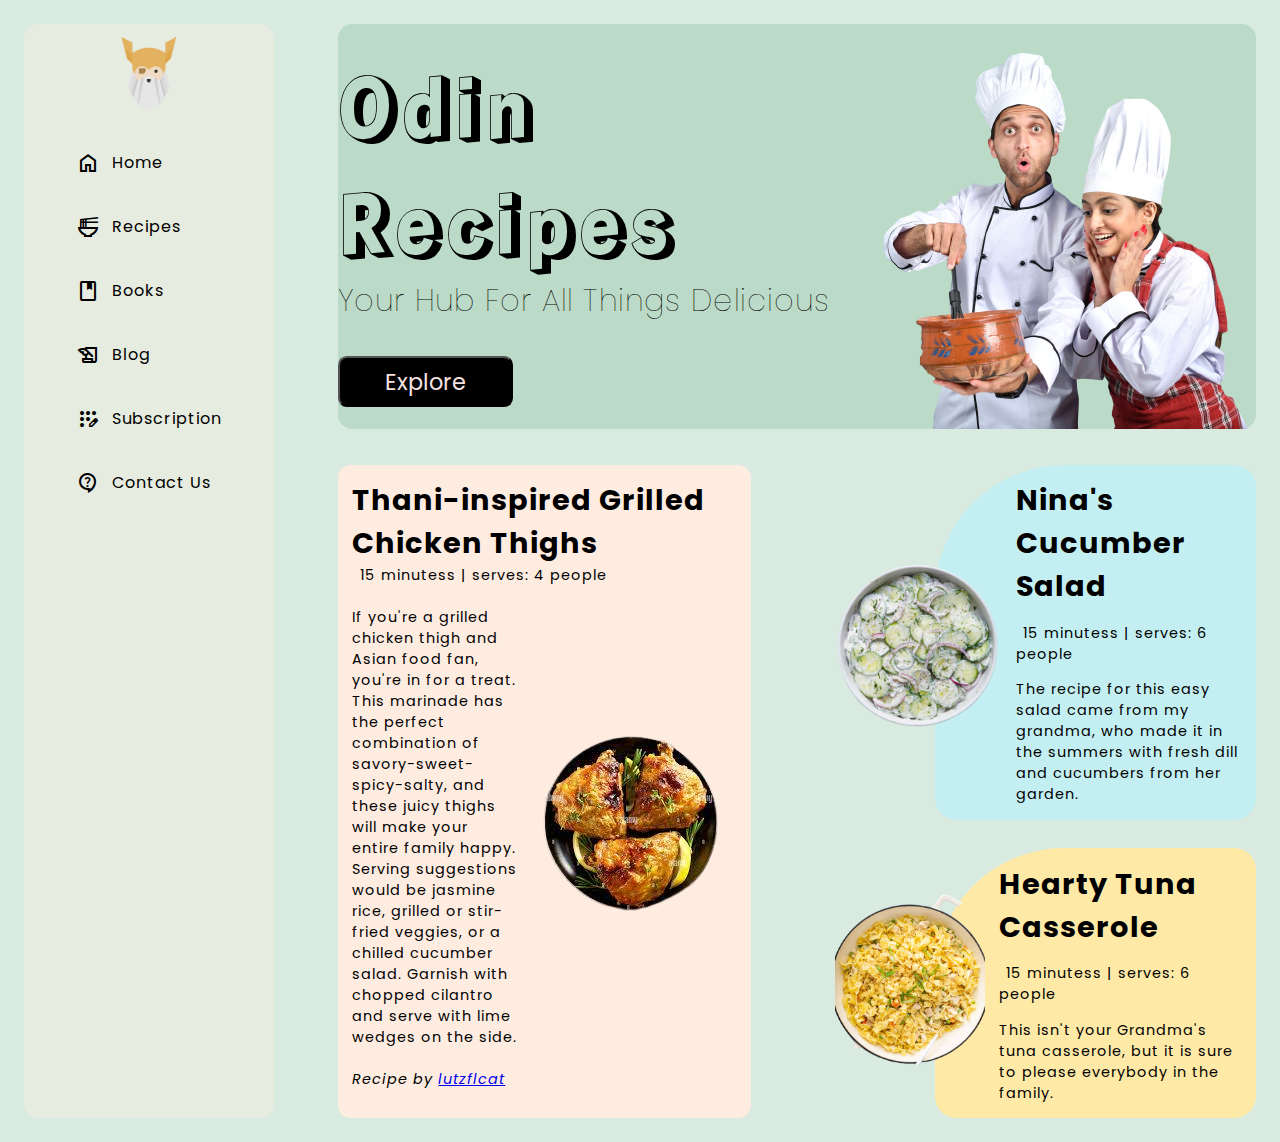
<file: index.html>
<!DOCTYPE html>
<html lang="en">
  <head>
    <meta charset="UTF-8" />
    <meta http-equiv="X-UA-Compatible" content="IE=edge" />
    <meta name="viewport" content="width=device-width, initial-scale=1.0" />
    <link rel="stylesheet" href="style.css" />
    <link rel="preconnect" href="https://fonts.googleapis.com" />
    <link rel="preconnect" href="https://fonts.gstatic.com" crossorigin />
    <link
      href="https://fonts.googleapis.com/css2?family=Poppins:wght@400;700&display=swap"
      rel="stylesheet"
    />
    <link rel="preconnect" href="https://fonts.googleapis.com" />
    <link rel="preconnect" href="https://fonts.gstatic.com" crossorigin />
    <link
      href="https://fonts.googleapis.com/css2?family=Rampart+One&display=swap"
      rel="stylesheet"
    />
    <link
      rel="stylesheet"
      href="https://fonts.googleapis.com/css2?family=Material+Symbols+Outlined:opsz,wght,FILL,GRAD@48,400,0,0"
    />
    <title>Odin-recipes</title>
  </head>
  <body class="index-page">
    <section class="sidebar-section">
      <div class="logo">
        <img src="images/logo.png" alt="odin project logo" id="logo-img"  />
      </div>
      <div class="menu">
        <ul>
          <li><span class="material-symbols-outlined"> home </span>Home</li>
          <li>
            <span class="material-symbols-outlined"> ramen_dining </span>Recipes
          </li>
          <li><span class="material-symbols-outlined"> book </span>Books</li>
          <li>
            <span class="material-symbols-outlined"> history_edu </span>Blog
          </li>
          <li>
            <span class="material-symbols-outlined"> app_registration </span
            >Subscription
          </li>
          <li>
            <span class="material-symbols-outlined"> contact_support </span
            >Contact Us
          </li>
        </ul>
      </div>
    </section>
    <section class="hero-section">
      <div class="hero-text-container">
        <div class="text">
          <h1>Odin Recipes</h1>
          <h3>Your Hub For All Things Delicious</h3>
        </div>
        <div class="cta-btn">
          <button>Explore</button>
        </div>
      </div>

      <img src="images/cook.png" alt="" class="hero-img" />
    </section>

    <section class="feature-section">
      <div
        onclick="location.href='pages/grilledchicken.html'"
        ;
        class="first-feature-cont"
      >
        <h1>Thani-inspired Grilled Chicken Thighs</h1>
        <p>
          <span><i class="fa-regular fa-clock"></i></span>15 minutess | serves:
          4 people
        </p>
        <br />
        <div class="first-content-box">
          <p>
            If you're a grilled chicken thigh and Asian food fan, you're in for
            a treat. This marinade has the perfect combination of
            savory-sweet-spicy-salty, and these juicy thighs will make your
            entire family happy. Serving suggestions would be jasmine rice,
            grilled or stir-fried veggies, or a chilled cucumber salad. Garnish
            with chopped cilantro and serve with lime wedges on the side.
          </p>
          <img
            class="grilledchicken-img"
            src="images/grilledchickendish.png"
            alt="a dish of grilled chicken"
          />
        </div>
        <br />
        <cite
          >Recipe by
          <a href="https://www.allrecipes.com/cook/lutzflcat">lutzflcat</a>
        </cite>
      </div>
      <div class="container">
        <div
          onclick="location.href='pages/cucumbersalad.html'"
          ;
          class="second-feature-cont"
        >
          <img
            class="cucumbersalad-img"
            src="images/cucumbersalad.png"
            alt="a dish of cucumbersalad"
          />
          <div class="second-content-box">
            <h1>Nina's Cucumber Salad</h1>
            <p>
              <span><i class="fa-regular fa-clock"></i></span>15 minutess |
              serves: 6 people
            </p>

            <p>
              The recipe for this easy salad came from my grandma, who made it
              in the summers with fresh dill and cucumbers from her garden.
            </p>
          </div>
        </div>

        <div
          onclick="location.href='pages/tunacasserole.html'"
          ;
          class="third-feature-cont"
        >
          <img
            class="tunacasserole-img"
            src="images/tunacasserole.png"
            alt="a dish of tunacasserole"
          />
          <div class="third-content-box">
            <h1>Hearty Tuna Casserole</h1>
            <p>
              <span><i class="fa-regular fa-clock"></i></span>15 minutess |
              serves: 6 people
            </p>
            <p>
              This isn't your Grandma's tuna casserole, but it is sure to please
              everybody in the family.
            </p>
          </div>
        </div>
      </div>
    </section>
  </body>
</html>
</file>
<file: style.css>
* {
  margin: 0;
  padding: 0;
  box-sizing: border-box;
  font-family: "Poppins", sans-serif;
}
.index-page,
.other-page {
background-color: #bbdac78e;
  padding: 1.5em;
  display: grid;
  grid-template-columns: 250px 5fr;
  column-gap: 4em;
  letter-spacing: 1px;
}
.sidebar-section {
  background-color: #f3edde80;
  grid-column: 1;
  grid-row: span 2;
  border-radius: 0.9em;
  display: flex;
  flex-direction: column;
  align-items: center;
}

#logo-img {
  height: 100px;
  width: 100px;
}
ul {
  list-style: none;
}
.menu li {
  display: flex;
  justify-content: flex-start;
  align-items: center;
  line-height: 4em;
  padding: 0 0.5em;
}
.menu li:hover {
  background-color: black;
  color: white;
  border-radius: 0.6em;
  cursor: pointer;
}
.menu {
  display: flex;
  flex-direction: column;
  justify-content: center;
  align-items: center;
  font-size: 1rem;
}
.menu a{
  text-decoration: none;
  color: black;
}
.hero-section {
  background-color: #bbdac7;
  display: flex;
  justify-content: space-evenly;
  align-items: center;
  border-radius: 0.9em;
  grid-column: 2;
}
.hero-text-container {
  display: flex;
  flex-direction: column;
  justify-content: center;
  align-items: flex-start;
  gap: 2em;
  color: black;
}
.hero-section h1 {
  font-family: "Rampart One", cursive;
  font-size: 5rem;
  font-weight: 500;
}
.hero-section h3 {
  font-size: 1.9rem;
  font-weight: 100;
}
.hero-section button {
  padding: 0.3em 2em;
  font-size: 1.4rem;
  border-radius: 0.4em;
  background-color: black;
  color: #f6e1e1;
  justify-self: flex-start;
  cursor: pointer;
}
.hero-section button:hover {
  background-color: white;
  color: black;
}
.feature-section {
  grid-column: 2;
  padding-top: 2.5em;
  display: grid;
  grid-template-columns: repeat(2, 1fr);
  font-size: 0.9em;
}
.container {
  display: flex;
  flex-direction: column;
  align-items: flex-end;
  justify-content: center;
  gap: 2em;
}
.first-feature-cont {
  grid-column: 1/2;
  background-color: #ffece1;
  width: 90%;
  border-radius: 0.9em;
  padding: 1em;
  cursor: pointer;
}

.first-feature-cont:hover,
.second-feature-cont:hover,
.third-feature-cont:hover {
  box-shadow: 1px 1px 8px 2px rgba(128, 128, 128, 0.364);
}
.index-page span {
  margin-right: 0.5em;
}
.first-content-box {
  display: flex;
  justify-content: center;
  align-items: center;
}

.third-content-box,
.second-content-box {
  display: flex;
  flex-direction: column;
  gap: 1em;
  padding: 1em;
}

.second-feature-cont {
  background-color: #c4eff2;
}
.third-feature-cont {
  background-color: #ffe9a7;
}
.third-feature-cont,
.second-feature-cont {
  display: flex;
  justify-content: center;
  align-items: center;
  border-radius: 1.5em;
  border-top-left-radius: 9em;
  cursor: pointer;
  width: 70%;
}

.cucumbersalad-img {
  height: 250px;
  width: 250px;
  margin-left: -100px;
}
.tunacasserole-img {
  height: 200px;
  width: 200px;
  margin-left: -100px;
}

.recipe-page-title {
  font-size: 3em;
}

/* /////////////////////////////other pages styles//////////////////////////// */

.other-page {
  grid-template-columns: 250px 350px 1fr;
  gap: 2em;
  font-size: larger;
  line-height: 2em;
background-color: #bbdac78e;

}
.recipe-img {
  grid-column: 2;
  grid-row: 1;
  border-radius: 0.9em;
  height: 350px;
  width: 350px;
}
.other-page h1 {
  font-size: 2rem;
  grid-column: 3;
}
.description {
  grid-column: 3;
  grid-row: 1;
  display: flex;
  flex-direction: column;
}
.description p {
  padding-top: 3em;
}
.author {
  display: flex;
  justify-content: flex-start;
  align-items: center;
  gap: 0.5em;
}
</file>
